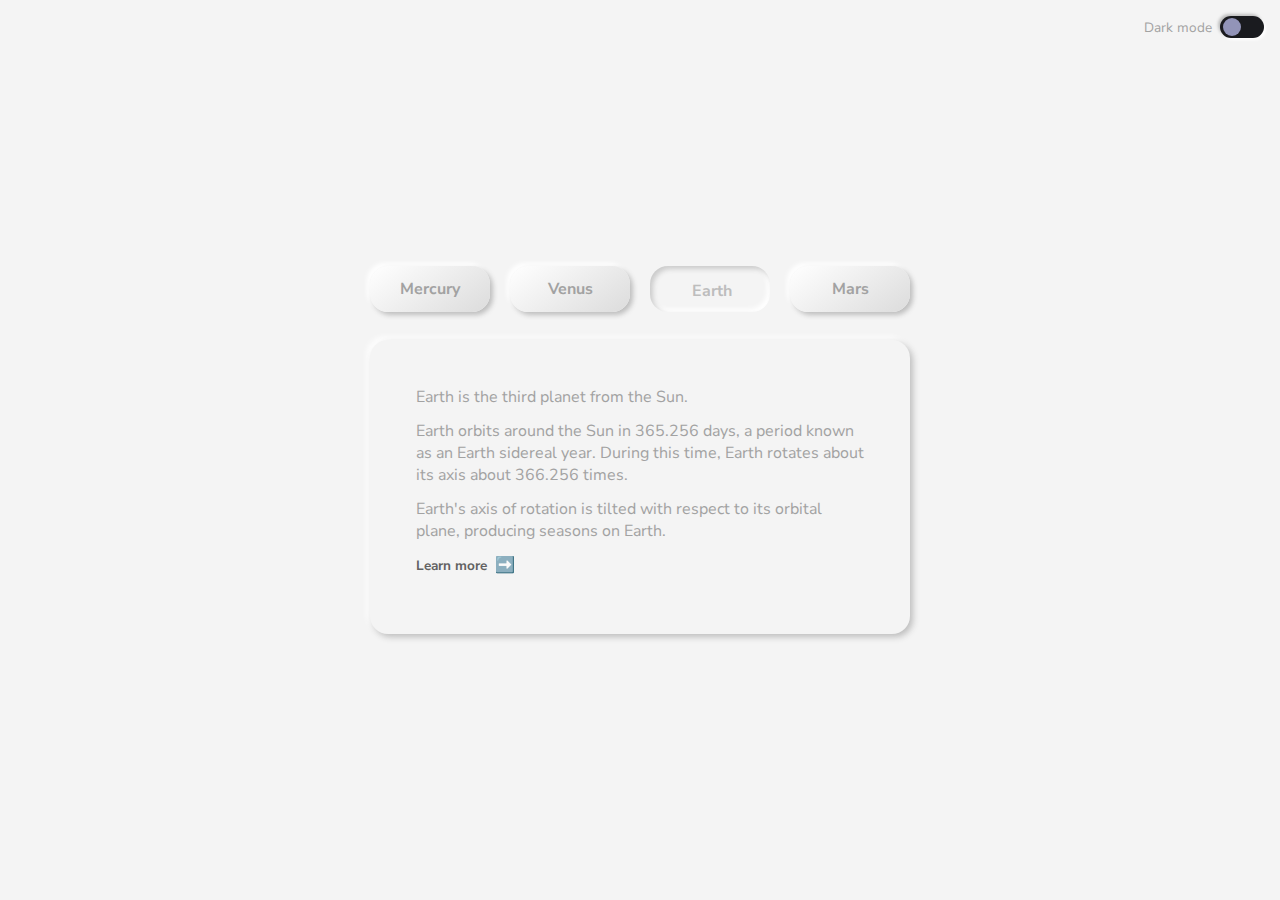
<file: 01/index.html>
<!DOCTYPE html>
<html lang="en">
<head>
  <meta charset="UTF-8">
  <meta name="viewport" content="width=device-width, initial-scale=1.0">
  <meta name="author" content="Michael Burridge">
  <meta http-equiv="X-UA-Compatible" content="ie=edge">
  <link rel="stylesheet" href="style.css">
  <script src="index.js" defer></script>
  <title>Document</title>
</head>
<body>
  <div id="container" class="container">
    <div id="tabs" class="tabs-container">
        <div class="tabs">
            <a id="tab1" data-tab="1" class="tab">Mercury</a>
            <a id="tab2" data-tab="2" class="tab">Venus</a>
            <a id="tab3" data-tab="3" class="tab">Earth</a>
            <a id="tab4" data-tab="4" class="tab">Mars</a>
        </div>

        <div class="content">
            <div id="tabcontent1" data-tab="1" class="tabcontent">
              <p>Mercury is the smallest and innermost planet in the Solar System.</p>
              <p>Its orbit around the Sun takes 87.97 days, the shortest of all the planets in the Solar System.</p>
              <p>It is named after the Roman deity Mercury, the messenger of the gods.</p>
              <p class="read-more-link"><a href="https://en.wikipedia.org/wiki/Mercury_(planet)" target="_blank">Learn more<span class="icon">➡️</span></a></p>
            </div>
            <div id="tabcontent2" data-tab="2" class="tabcontent">
                  <p>Venus is the second planet from the Sun. It is named after the Roman goddess of love and beauty.</p>
                  <p>Venus orbits the Sun every 224.7 Earth days.</p>
                 <p>As the second-brightest natural object in the night sky after the Moon, Venus can cast shadows and, rarely, is visible to the naked eye in broad daylight.</p>
                  <p class="read-more-link"><a href="https://en.wikipedia.org/wiki/Venus" target="_blank">Learn more<span class="icon">➡️</span></a></p>
            </div>
            <div id="tabcontent3" data-tab="3" class="tabcontent">
                <p>Earth is the third planet from the Sun.</p>
                <p>Earth orbits around the Sun in 365.256 days, a period known as an Earth sidereal year. During this time, Earth rotates about its axis about 366.256 times.</p>
              <p>Earth's axis of rotation is tilted with respect to its orbital plane, producing seasons on Earth.</p>
                  <p class="read-more-link"><a href="https://en.wikipedia.org/wiki/Earth" target="_blank">Learn more<span class="icon">➡️</span></a></p>
            </div>
            <div id="tabcontent4" data-tab="4" class="tabcontent">
                <p>Mars is the fourth planet from the Sun and the second-smallest planet in the Solar System after Mercury.</p>
                <p> In English, Mars carries a name of the Roman god of war and is often referred to as the 'Red Planet'. The latter refers to the effect of the iron oxide prevalent on Mars' surface.</p>
                <p>Mars is a terrestrial planet with a thin atmosphere.</p>
                  <p class="read-more-link"><a href="https://en.wikipedia.org/wiki/Mars" target="_blank">Learn more<span class="icon">➡️</span></a></p>
            </div>
        </div>

    </div>  
  
    <div class="dark-mode-switch">
        <label class="switch-label" for="dark-mode-switch">Dark mode</label>
        <label class="switch">
            <input type="checkbox" id="dark-mode-switch">
            <span class="slider round"></span>
        </label>
    </div>
  
</div>



<!-- ---------------------- -->

<div class="small-screen">
    <div class="small-screen-content tabcontent">
      <p>You're going to need a bigger display my friend.</p>
      <p class="read-more-link"><a href="https://www.samsung.com/uk/monitors/monitor-c49j89-lc49j890dkuxen/" target="_blank">Learn more<span class="icon">➡️</span></a></p>
  </div>
</div>
</body>
</html>
</file>
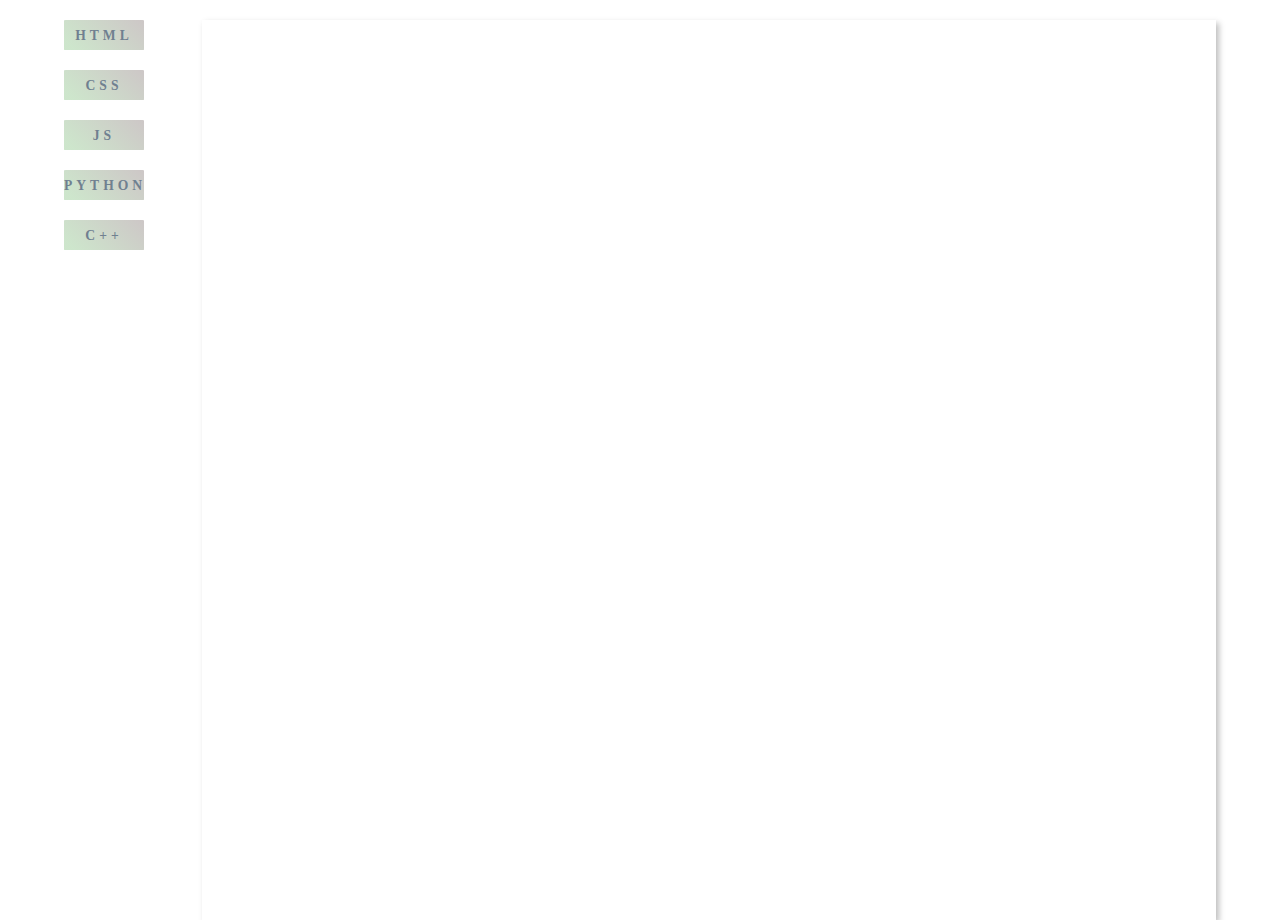
<file: myExe01/index.html>
<!DOCTYPE html>
<html lang="en">
<head>
  <meta charset="UTF-8">
  <meta name="viewport" content="width=device-width, initial-scale=1.0">
  <meta http-equiv="X-UA-Compatible" content="ie=edge">
  <link rel="stylesheet" href="style.css">
  <script src="https://ajax.googleapis.com/ajax/libs/jquery/3.4.1/jquery.min.js"></script>
  <title>Document</title>
</head>
<body>
<div class="btn_wrap">
  <div class="btn html">
     <span></span> 
     <span></span> 
     <span></span> 
     <span></span> 
     <span></span> 
     <span></span> 
     <span></span> 
     <span></span> 
     <span></span> 
     <span></span> 
     <span></span> 
     <span></span> 
     <span></span> 
     <span></span> 
     <span></span> 
     <span></span> 
     <span></span> 
     <span></span> 
     <span></span> 
     <span></span> 
     <p class="btnName" >HTML</p>
  </div>
  <div class="btn css">
      <span></span> 
      <span></span> 
      <span></span> 
      <span></span> 
      <span></span> 
      <span></span> 
      <span></span> 
      <span></span> 
      <span></span> 
      <span></span> 
      <span></span> 
      <span></span> 
      <span></span> 
      <span></span> 
      <span></span> 
      <span></span> 
      <span></span> 
      <span></span> 
      <span></span> 
      <span></span> 
      <p class="btnName" >CSS</p>
   </div>
   <div class="btn js">
      <span></span> 
      <span></span> 
      <span></span> 
      <span></span> 
      <span></span> 
      <span></span> 
      <span></span> 
      <span></span> 
      <span></span> 
      <span></span> 
      <span></span> 
      <span></span> 
      <span></span> 
      <span></span> 
      <span></span> 
      <span></span> 
      <span></span> 
      <span></span> 
      <span></span> 
      <span></span> 
      <p class="btnName" >JS</p>
   </div>
   <div class="btn py">
      <span></span> 
      <span></span> 
      <span></span> 
      <span></span> 
      <span></span> 
      <span></span> 
      <span></span> 
      <span></span> 
      <span></span> 
      <span></span> 
      <span></span> 
      <span></span> 
      <span></span> 
      <span></span> 
      <span></span> 
      <span></span> 
      <span></span> 
      <span></span> 
      <span></span> 
      <span></span> 
      <p class="btnName" >Python</p>
   </div>
   <div class="btn cpp">
      <span></span> 
      <span></span> 
      <span></span> 
      <span></span> 
      <span></span> 
      <span></span> 
      <span></span> 
      <span></span> 
      <span></span> 
      <span></span> 
      <span></span> 
      <span></span> 
      <span></span> 
      <span></span> 
      <span></span> 
      <span></span> 
      <span></span> 
      <span></span> 
      <span></span> 
      <span></span> 
      <p class="btnName" >C++</p>
   </div>
</div>

<main>
  <div class="main_content content_html">
      HTML is a computer language devised to allow website creation. These websites can then be viewed by anyone else connected to the Internet. It is relatively easy to learn, with the basics being accessible to most people in one sitting; and quite powerful in what it allows you to create. It is constantly undergoing revision and evolution to meet the demands and requirements of the growing Internet audience under the direction of the » W3C, the organisation charged with designing and maintaining the language. The definition of HTML is HyperText Markup Language. HyperText is the method by which you move around on the web — by clicking on special text called hyperlinks which bring you to the next page. The fact that it is hyper just means it is not linear — i.e. you can go to any place on the Internet whenever you want by clicking on links — there is no set order to do things in. Markup is what HTML tags do to the text inside them. They mark it as a certain type of text (italicised text, for example). HTML is a Language, as it has code-words and syntax like any other language.
  </div>
  <div class="main_content content_css">
      Cascading Style Sheets is a style sheet language used for describing the presentation of a document written in a markup language like HTML. CSS is a cornerstone technology of the World Wide Web, alongside HTML and JavaScript. CSS is designed to enable the separation of presentation and content, including layout, colors, and fonts.
  </div>
  <div class="main_content content_js">
      Javascript (JS) is a scripting languages, primarily used on the Web. It is used to enhance HTML pages and is commonly found embedded in HTML code. JavaScript is an interpreted language. Thus, it doesn't need to be compiled. JavaScript renders web pages in an interactive and dynamic fashion. This allowing the pages to react to events, exhibit special effects, accept variable text, validate data, create cookies, detect a user’s browser, etc. 
  </div>
  <div class="main_content content_py">
      Python is an interpreted, high-level, general-purpose programming language. Created by Guido van Rossum and first released in 1991, Python's design philosophy emphasizes code readability with its notable use of significant whitespace. Its language constructs and object-oriented approach aim to help programmers write clear, logical code for small and large-scale projects.
      Python is dynamically typed and garbage-collected. It supports multiple programming paradigms, including procedural, object-oriented, and functional programming. Python is often described as a "batteries included" language due to its comprehensive standard library.
  </div>
  <div class="main_content content_cpp"> 
  Definition - What does C++ Programming Language mean?
  C++ is a general-purpose object-oriented programming (OOP) language, developed by Bjarne Stroustrup, and is an extension of the C language. It is therefore possible to code C++ in a "C style" or "object-oriented style." In certain scenarios, it can be coded in either way and is thus an effective example of a hybrid language.
  C++ is considered to be an intermediate-level language, as it encapsulates both high- and low-level language features. Initially, the language was called "C with classes" as it had all the properties of the C language with an additional concept of "classes." However, it was renamed C++ in 1983.
  </div >

</main>

</body>

<script>
  $(function(){
    $('.btn').click(function(){
      var activeBtn =String(this.classList[1]);
      activateBtn(activeBtn);
    })

  })

  function activateBtn(activeBtn){
    $('.main_content').each(function(){
      this.classList.remove('active');
    })
    $(`.content_${activeBtn}`).addClass(' active');
  }
</script>

</html>
</file>
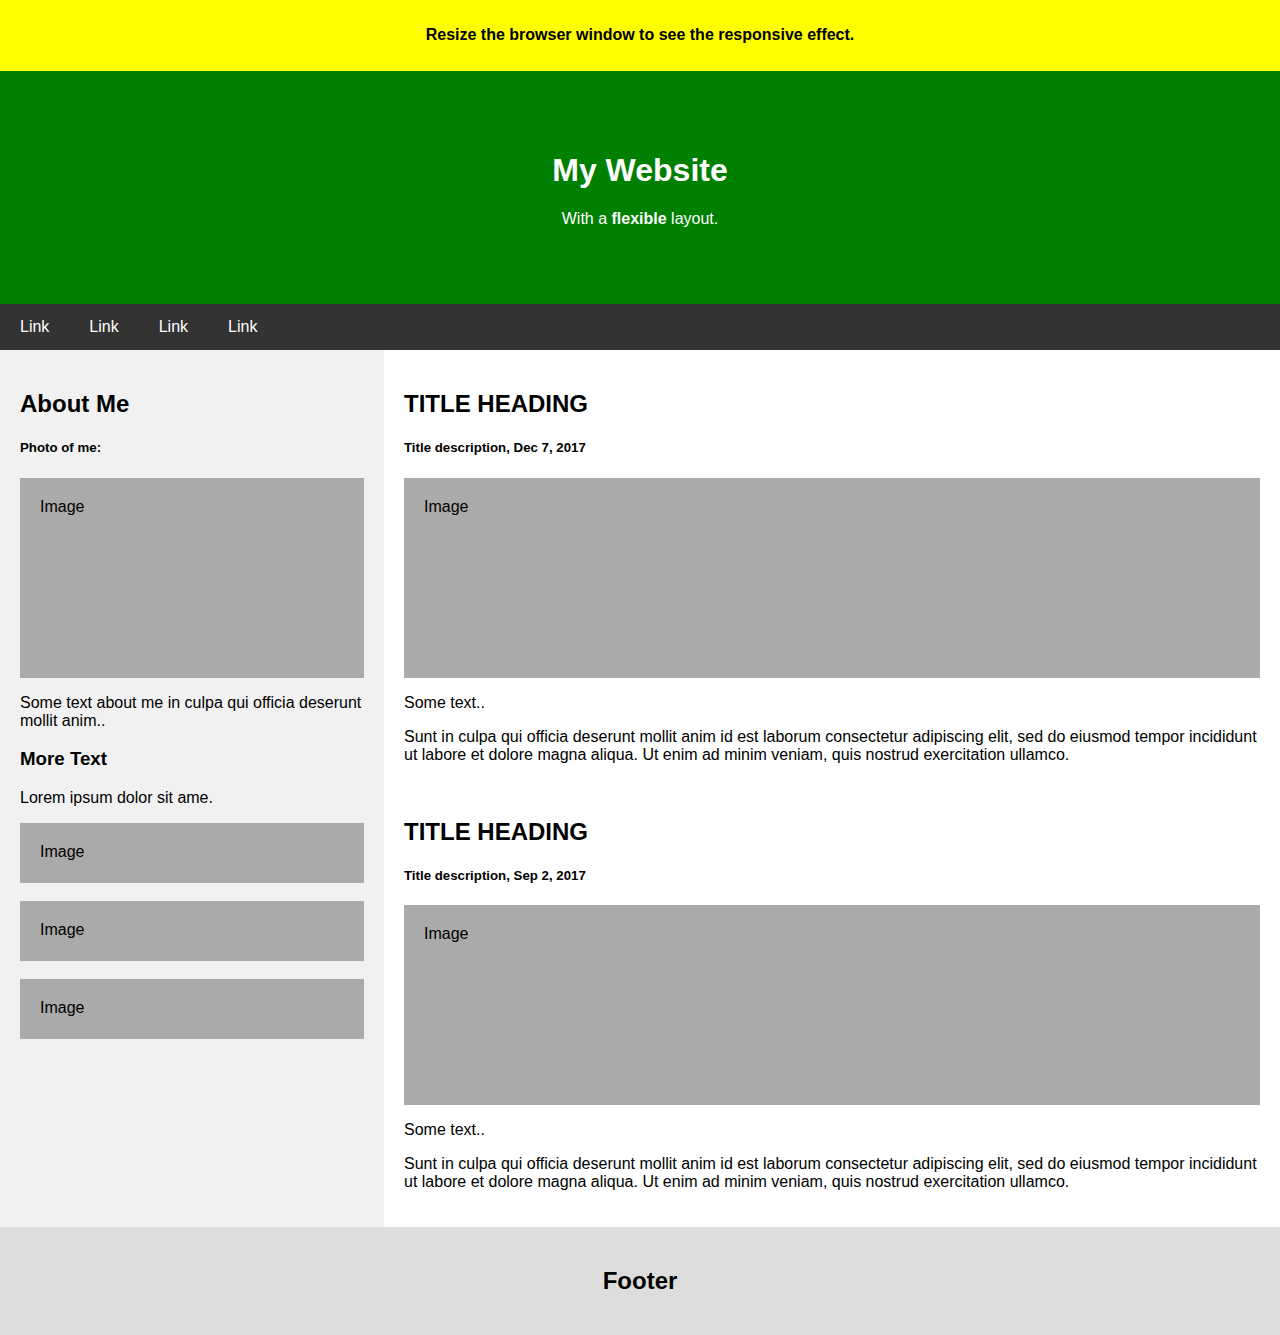
<file: parts/flexOnlyPage/flexOnly_page.html>
<!DOCTYPE html>
<html>
  <head>
    <title>Page Title</title>
    <meta charset="UTF-8" />
    <meta name="viewport" content="width=device-width, initial-scale=1" />
    <style>
      * {
        box-sizing: border-box;
      }

      /* Style the body */
      body {
        font-family: Arial;
        margin: 0;
      }

      /* Header/logo Title */
      .header {
        padding: 60px;
        text-align: center;
        background: green;
        color: white;
      }

      /* Style the top navigation bar */
      .navbar {
        display: flex;
        background-color: #333;
      }

      /* Style the navigation bar links */
      .navbar a {
        color: white;
        padding: 14px 20px;
        text-decoration: none;
        text-align: center;
      }

      /* Change color on hover */
      .navbar a:hover {
        background-color: #ddd;
        color: black;
      }

      /* Column container */
      .row {
        display: flex;
        flex-wrap: wrap;
      }

      /* Create two unequal columns that sits next to each other */
      /* Sidebar/left column */
      .side {
        flex: 30%;
        background-color: #f1f1f1;
        padding: 20px;
      }

      /* Main column */
      .main {
        flex: 70%;
        background-color: white;
        padding: 20px;
      }

      /* Fake image, just for this example */
      .fakeimg {
        background-color: #aaa;
        width: 100%;
        padding: 20px;
      }

      /* Footer */
      .footer {
        padding: 20px;
        text-align: center;
        background: #ddd;
      }

      /* Responsive layout - when the screen is less than 700px wide, make the two columns stack on top of each other instead of next to each other */
      @media screen and (max-width: 700px) {
        .row,
        .navbar {
          flex-direction: column;
        }
      }
    </style>
  </head>
  <body>
    <!-- Note -->
    <div style="background:yellow;padding:5px">
      <h4 style="text-align:center">
        Resize the browser window to see the responsive effect.
      </h4>
    </div>

    <!-- Header -->
    <div class="header">
      <h1>My Website</h1>
      <p>With a <b>flexible</b> layout.</p>
    </div>

    <!-- Navigation Bar -->
    <div class="navbar">
      <a href="#">Link</a>
      <a href="#">Link</a>
      <a href="#">Link</a>
      <a href="#">Link</a>
    </div>

    <!-- The flexible grid (content) -->
    <div class="row">
      <div class="side">
        <h2>About Me</h2>
        <h5>Photo of me:</h5>
        <div class="fakeimg" style="height:200px;">Image</div>
        <p>Some text about me in culpa qui officia deserunt mollit anim..</p>
        <h3>More Text</h3>
        <p>Lorem ipsum dolor sit ame.</p>
        <div class="fakeimg" style="height:60px;">Image</div>
        <br />
        <div class="fakeimg" style="height:60px;">Image</div>
        <br />
        <div class="fakeimg" style="height:60px;">Image</div>
      </div>
      <div class="main">
        <h2>TITLE HEADING</h2>
        <h5>Title description, Dec 7, 2017</h5>
        <div class="fakeimg" style="height:200px;">Image</div>
        <p>Some text..</p>
        <p>
          Sunt in culpa qui officia deserunt mollit anim id est laborum
          consectetur adipiscing elit, sed do eiusmod tempor incididunt ut
          labore et dolore magna aliqua. Ut enim ad minim veniam, quis nostrud
          exercitation ullamco.
        </p>
        <br />
        <h2>TITLE HEADING</h2>
        <h5>Title description, Sep 2, 2017</h5>
        <div class="fakeimg" style="height:200px;">Image</div>
        <p>Some text..</p>
        <p>
          Sunt in culpa qui officia deserunt mollit anim id est laborum
          consectetur adipiscing elit, sed do eiusmod tempor incididunt ut
          labore et dolore magna aliqua. Ut enim ad minim veniam, quis nostrud
          exercitation ullamco.
        </p>
      </div>
    </div>

    <!-- Footer -->
    <div class="footer">
      <h2>Footer</h2>
    </div>
  </body>
</html>
</file>
<file: myExe01/style.css>
:root{
  --btn_w: 80px;
  --btn_h:30px;
}

*{
  box-sizing: border-box;
  margin: 0;
  padding: 0;
}

body{
  margin: 0 auto;
  width: 90%;
  display: flex;
  flex-direction: row;
}

.btn{
  cursor: pointer;
  border-radius: 2%;
  margin-top: 20px;
  width: var(--btn_w);
  height: var(--btn_h);
  /* border: 1px black solid; */
  background: linear-gradient(45deg, rgba(193, 223, 191, 0.8) 10%, rgba(137, 122, 122, 0.422) 99.71%);
  display: flex;
  flex-direction: column;
}

.btnName{
  position: absolute;
  width: 80px;	
	font-size: 85%;
	font-weight: 800;
	line-height: 2.4em;
  letter-spacing: 4px;
  text-align: center;
	text-transform: uppercase;
	color: slategray;	
	-webkit-transition: all .4s cubic-bezier(1,.49,.16,.96);	
	transition: all .4s cubic-bezier(1,.49,.16,.96);
  z-index: 100;
}

span{
  padding: 0;
  margin: 0;
  line-height: 0; 
  content: '';
	width: 100%;
	height: 100%;
  transform-origin: center left;
  transform: scaleX(0);
  transition: all .60s cubic-bezier(1,.49,.16,.96);
  background: burlywood; 
}


.btn:hover span{
  transform: scaleX(1);
}

.btn:hover .btnName {
	color: skyblue;
	-webkit-transition-delay: .4s;
	        transition-delay: .4s;
}


span:first-child, span:last-child{
  border-radius: 10px;
  color: rebeccapurple;
}



span:nth-child(1) {-webkit-transition-delay: .02s;transition-delay: .01s;}
/* span:nth-child(2) {-webkit-transition-delay: .04s;transition-delay: .02s;} */
span:nth-child(3) {-webkit-transition-delay: .06s;transition-delay: .03s;}
/* span:nth-child(4) {-webkit-transition-delay: .08s;transition-delay: .04s;} */
span:nth-child(5) {-webkit-transition-delay: .10s;transition-delay: .05s;}
/* span:nth-child(6) {-webkit-transition-delay: .12s;transition-delay: .06s;} */
span:nth-child(7) {-webkit-transition-delay: .14s;transition-delay: .07s;}
/* span:nth-child(8) {-webkit-transition-delay: .16s;transition-delay: .08s;} */
span:nth-child(9) {-webkit-transition-delay: .18s;transition-delay: .09s;}
/* span:nth-child(10) {-webkit-transition-delay: .2s;transition-delay: .1s;} */
span:nth-child(11) {-webkit-transition-delay: .02s;transition-delay: .11s;}
/* span:nth-child(12) {-webkit-transition-delay: .04s;transition-delay: .12s;} */
span:nth-child(13) {-webkit-transition-delay: .06s;transition-delay: .13s;}
/* span:nth-child(14) {-webkit-transition-delay: .08s;transition-delay: .14s;} */
span:nth-child(15) {-webkit-transition-delay: .10s;transition-delay: .2s;}
/* span:nth-child(16) {-webkit-transition-delay: .12s;transition-delay: .16s;} */
span:nth-child(17) {-webkit-transition-delay: .14s;transition-delay: .3s;}
/* span:nth-child(18) {-webkit-transition-delay: .16s;transition-delay: .18s;} */
span:nth-child(19) {-webkit-transition-delay: .18s;transition-delay: .4s;}
/* span:nth-child(20) {-webkit-transition-delay: .2s;transition-delay: .2s;} */
span:nth-child(21) {-webkit-transition-delay: .2s;transition-delay: .5s;}
/* span:nth-child(22) {-webkit-transition-delay: .2s;transition-delay: .2s;} */



main{
  margin-top: 20px;
  width: 90%;
  height: 100vh;
  margin-left: 5%;
  padding: 5%;
  font-weight: 800;
	line-height: 170% ;
	letter-spacing: 4px;
  text-align: center;
  box-shadow:  3px 3px 6px #bebebe, 
               -3px -3px 6px #ffffff;
}

.main_content{
  position: relative;
  display: none;
}

.active{
  display: block;
}
</file>
<file: 01/style.css>
/* Import Google Font */
@import url(https://fonts.googleapis.com/css?family=Nunito+Sans);

/* RESET */
* {
  box-sizing: border-box;
  margin: 0;
  padding: 0;
}

.container{
  display: flex;
  height: 100vh;
  background-color: #f4f4f4;
  color: #a2a2a2;
  font-family: "Nunito Sans", Arial, Helvetica, sans-serif;
}


.tabs-container { 
  width: 540px;
  max-width: 620px; 
  min-width: 420px;
  margin: auto;
}

/* Style the tabs */
.tabs {
  margin-bottom: 28px; 
  display: flex;
  justify-content: space-between;
}

.tabs a {
  cursor: pointer;
  padding: 12px 24px;
  width: 120px;
  text-align: center;
  font-weight: bold;
  border-radius: 18px;
  transition: background 0.1s, color 0.1s;
  background: linear-gradient(145deg, #ffffff, #dcdcdc);
  box-shadow:  3px 3px 5px #bebebe, 
               -3px -3px 5px #ffffff;
}

/* .darkmode .tabs a {
    background: linear-gradient(145deg, #1c1d21, #17181c);
    box-shadow:  3px 3px 6px #101114, 
                 -3px -3px 6px #24252a;
} */

/* Change background color of tabs on hover */
.tabs a:hover {
  background: linear-gradient(145deg, #f4f4f4, #cecece);
  color: #888;
}


/* Styling for active tab */
.tabs a.active {
  background-color: #f4f4f4;
  color: #bdbdbd;
  cursor: default;
  padding: 14px 22px 10px 26px;
  background: #f4f4f4;
  box-shadow: inset 3px 3px 5px #cbcbcb, 
              inset -3px -3px 5px #ffffff;
}


/* Style the tab content */
.tabcontent {
  padding: 46px;
  min-height: 288px;
  display: none;    
  border-radius: 18px;
  background: #f4f4f4;
  box-shadow:  3px 3px 6px #bebebe, 
               -3px -3px 6px #ffffff;
}



.content .active {
  display: block;
}

.tabcontent p {
  margin-bottom: 12px;
}

.tabcontent .read-more-link a {
  color: #626262;
  text-decoration: none;
  font-size: 0.85em;
  font-weight: bold;
}

.icon {
  padding-left: 8px;
  font-size: 16px;
}

.dark-mode-switch {
    position: absolute;
    top: 16px;
    right: 16px;
}

.switch-label {
  cursor: pointer;
  font-size: 0.85em;
}


/* THE SWITCH - the box around the slider */
.switch {
  position: relative;
  display: inline-block;
  width: 44px;
  height: 22px;
  margin-left: 4px;
}

/* Hide default HTML checkbox */
.switch input {
  opacity: 0;
  width: 0;
  height: 0;
}

/* The slider */
.slider {
  position: absolute;
  cursor: pointer;
  top: 0;
  left: 0;
  right: 0;
  bottom: 0;
  background-color: #1A1B1F;
  transition: .2s;
  box-shadow:  2px 2px 3px #ffffff, 
               -2px -2px 3px #bebebe;
}

.slider:before {
  position: absolute;
  content: "";
  height: 18px;
  width: 18px;
  left: 3px;
  bottom: 2px;
  background: #9294b8;
  -webkit-transition: .4s;
  transition: .4s;
}

input:checked + .slider {
  background-color: #f4f4f4;
}

input:checked + .slider:before {
  transform: translateX(21px);
}

/* Rounded sliders */
.slider.round {
  border-radius: 11px;
}

.slider.round:before {
  border-radius: 50%;
}

/* dark modes */
.darkmode .slider {
  box-shadow:  2px 2px 3px #34353a, 
               -2px -2px 3px #000104;
}

.darkmode .tabcontent {
  background: linear-gradient(145deg, #1c1d21, #17181c);
  box-shadow:  3px 3px 6px #101114, 
               -3px -3px 6px #24252a;
}

.darkmode .tabs a.active {
  background: #1A1B1F;
  box-shadow: inset  3px 3px 6px #101114, 
              inset -3px -3px 6px #24252a; 
  color: #6a6a6a;
}

.darkmode .tabcontent .read-more-link a {
  color: #d4d4d4;
}

.darkmode .tabs a:hover {
  background: #141414;
  color: #bbb;
}

.darkmode .tabs a.active {
  background: #1A1B1F;
  box-shadow: inset  3px 3px 6px #101114, 
              inset -3px -3px 6px #24252a; 
  color: #6a6a6a;
}

.darkmode .container {
  background-color: #1A1B1F;
  color: #8a8a8a;
}

.darkmode .tabs a {
  background: linear-gradient(145deg, #1c1d21, #17181c);
  box-shadow:  3px 3px 6px #101114, 
               -3px -3px 6px #24252a;
}

/*==============================*/
.small-screen {
  display: none;
  background-color: #f4f4f4;
  height: 100vh;
  color: #a2a2a2;
  font-family: "Nunito Sans", Arial, Helvetica, sans-serif;
}


.darkmode .small-screen {
  background-color: #1A1B1F; 
  color: #8a8a8a;
}
.small-screen-content {
  width: 70%;
  margin: auto;
}
@media only screen and (max-width: 600px) {
  .container {
      display: none;
  }
  .small-screen {
      display: flex;
  }
  .tabcontent {
      display: block;
  }
}
</file>
